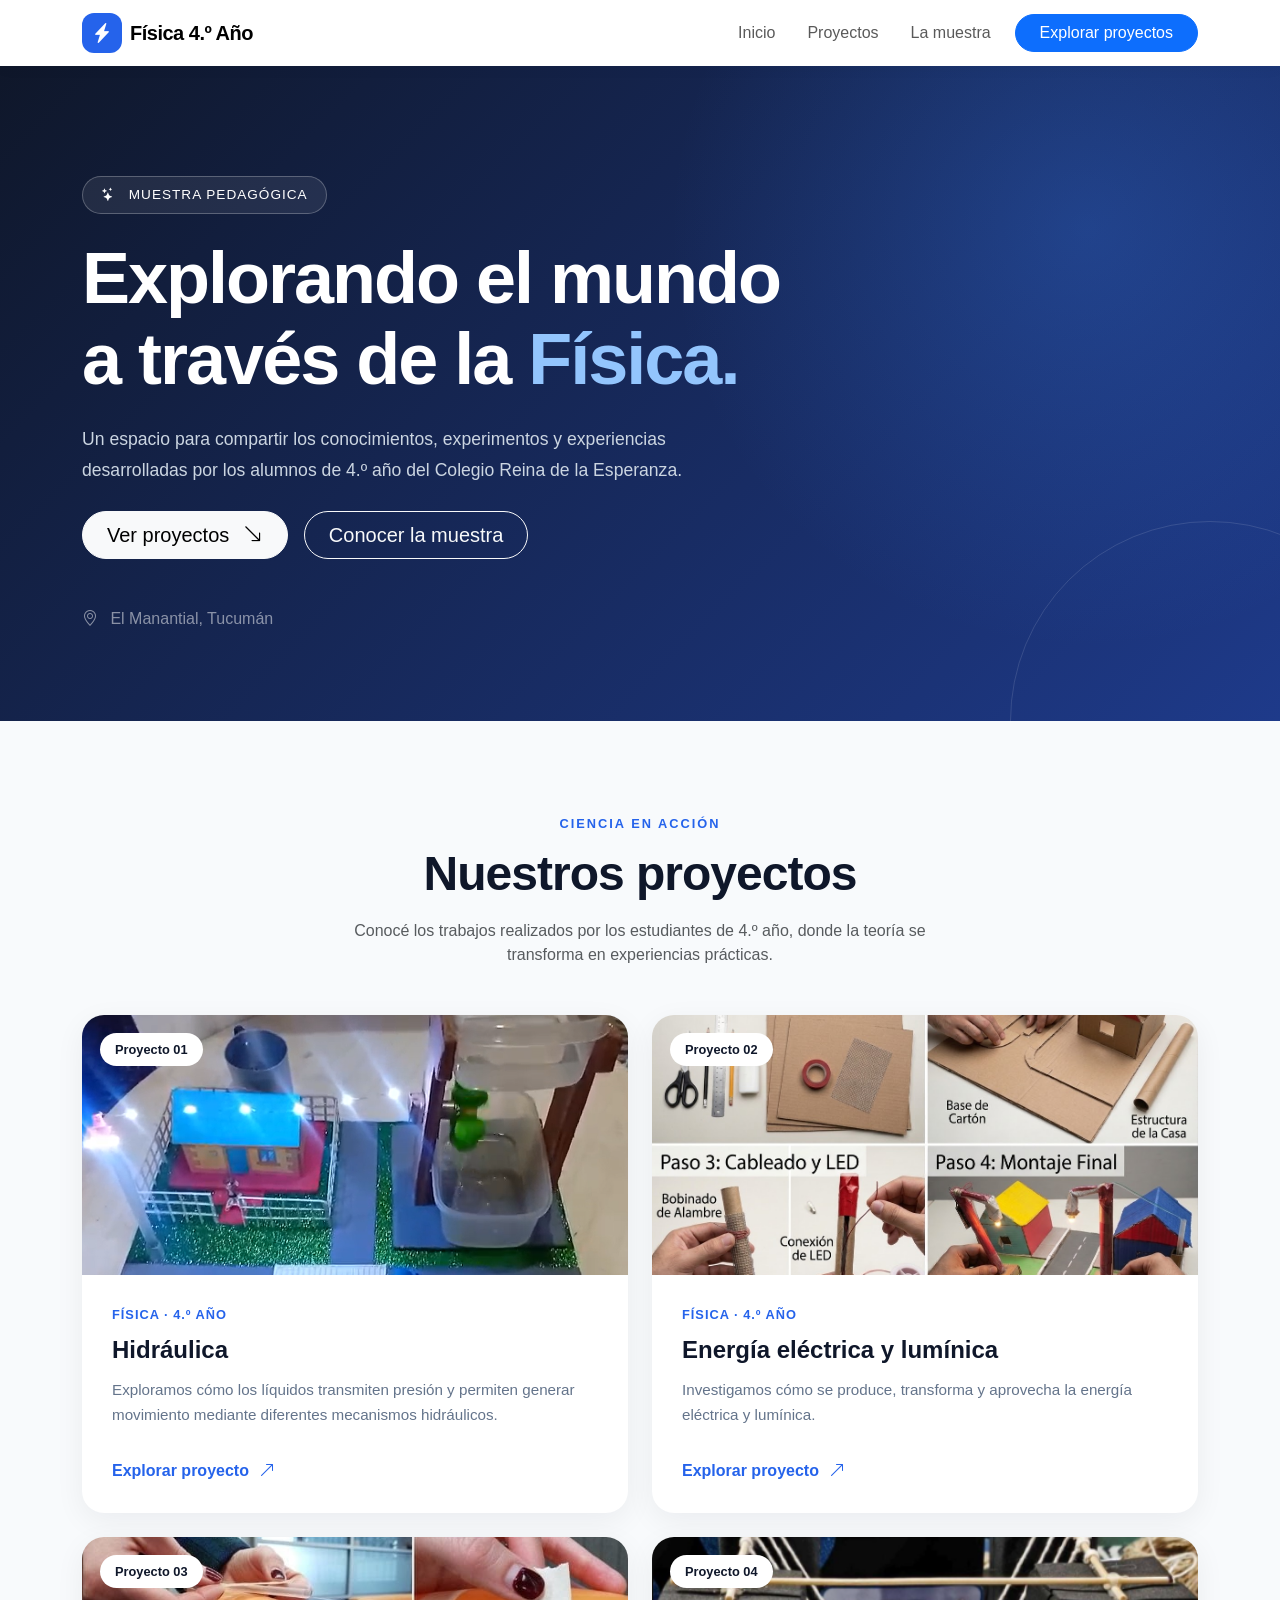
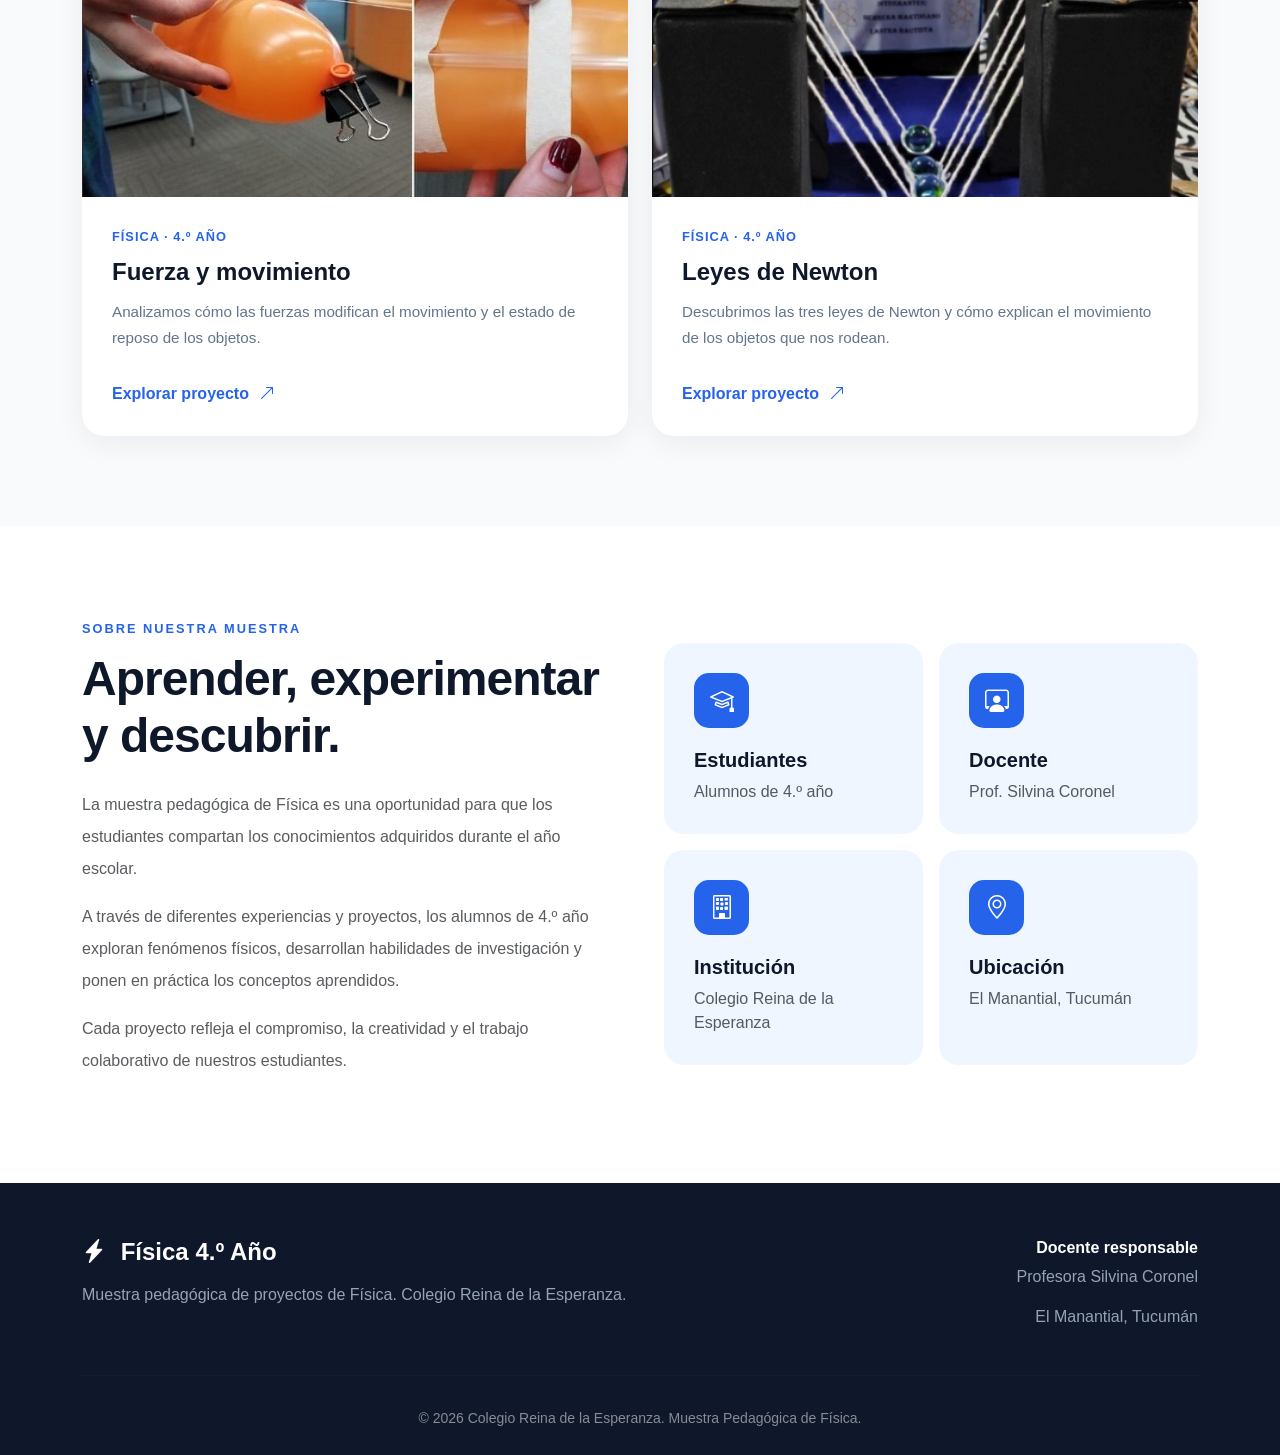
<file: index.html>
<!DOCTYPE html>
<html lang="es">

<head>
    <meta charset="UTF-8">
    <meta name="viewport" content="width=device-width, initial-scale=1.0">

    <title>Muestra Pedagógica | Física - 4.º Año</title>
    <meta name="description"
        content="Muestra pedagógica de Física de los alumnos de 4.º año del Colegio Reina de la Esperanza, El Manantial.">

    <!-- Bootstrap 5 -->
    <link href="https://cdn.jsdelivr.net/npm/bootstrap@5.3.3/dist/css/bootstrap.min.css" rel="stylesheet">

    <!-- Bootstrap Icons -->
    <link href="https://cdn.jsdelivr.net/npm/bootstrap-icons@1.11.3/font/bootstrap-icons.min.css" rel="stylesheet">

    <style>
        :root {
            --primary: #2563eb;
            --dark: #0f172a;
            --muted: #64748b;
            --light: #f8fafc;
        }

        html {
            scroll-behavior: smooth;
        }

        body {
            font-family: 'Segoe UI', Arial, sans-serif;
            color: var(--dark);
            background: var(--light);
        }

        /* Navbar */
        .navbar {
            background: rgba(255, 255, 255, .97);
            backdrop-filter: blur(12px);
            box-shadow: 0 2px 15px rgba(0, 0, 0, .04);
        }

        .navbar-brand {
            font-weight: 800;
            letter-spacing: -.5px;
        }

        .brand-icon {
            display: inline-flex;
            align-items: center;
            justify-content: center;
            width: 40px;
            height: 40px;
            border-radius: 12px;
            background: var(--primary);
            color: white;
            margin-right: 8px;
        }

        /* Hero */
        .hero {
            position: relative;
            min-height: 570px;
            display: flex;
            align-items: center;
            overflow: hidden;
            background:
                radial-gradient(circle at 85% 25%,
                    rgba(59, 130, 246, .25),
                    transparent 35%),
                linear-gradient(135deg, #0f172a, #1e3a8a);
            color: white;
            padding: 110px 0 90px;
        }

        .hero::after {
            content: "";
            position: absolute;
            width: 400px;
            height: 400px;
            border: 1px solid rgba(255, 255, 255, .12);
            border-radius: 50%;
            right: -130px;
            bottom: -200px;
        }

        .hero-content {
            position: relative;
            z-index: 2;
        }

        .hero-label {
            display: inline-block;
            padding: 8px 18px;
            border: 1px solid rgba(255, 255, 255, .25);
            border-radius: 50px;
            background: rgba(255, 255, 255, .08);
            font-size: .85rem;
            letter-spacing: 1px;
            margin-bottom: 24px;
        }

        .hero h1 {
            font-size: clamp(2.5rem, 6vw, 4.5rem);
            font-weight: 800;
            line-height: 1.12;
            letter-spacing: -2px;
        }

        .hero h1 span {
            color: #93c5fd;
        }

        .hero-description {
            color: #cbd5e1;
            max-width: 620px;
            font-size: 1.1rem;
            line-height: 1.8;
        }

        .hero-icon {
            font-size: 12rem;
            color: rgba(255, 255, 255, .12);
        }

        /* Sections */
        .section-padding {
            padding: 90px 0;
        }

        .section-label {
            color: var(--primary);
            text-transform: uppercase;
            letter-spacing: 2px;
            font-size: .8rem;
            font-weight: 800;
        }

        .section-title {
            font-weight: 800;
            letter-spacing: -1px;
            margin-top: 10px;
        }

        /* Project cards */
        .project-card {
            border: none;
            border-radius: 22px;
            overflow: hidden;
            background: white;
            height: 100%;
            transition: transform .3s, box-shadow .3s;
            box-shadow: 0 8px 30px rgba(15, 23, 42, .06);
        }

        .project-card:hover {
            transform: translateY(-7px);
            box-shadow: 0 18px 45px rgba(15, 23, 42, .13);
        }

        .project-image {
            position: relative;
            height: 260px;
            overflow: hidden;
            background: #dbeafe;
        }

        .project-image img {
            width: 100%;
            height: 100%;
            object-fit: cover;
            transition: transform .5s;
        }

        .project-card:hover .project-image img {
            transform: scale(1.06);
        }

        .project-number {
            position: absolute;
            top: 18px;
            left: 18px;
            background: white;
            color: var(--dark);
            border-radius: 50px;
            padding: 7px 15px;
            font-size: .8rem;
            font-weight: 700;
        }

        .project-body {
            padding: 30px;
        }

        .project-category {
            color: var(--primary);
            font-size: .8rem;
            font-weight: 700;
            text-transform: uppercase;
            letter-spacing: 1px;
        }

        .project-title {
            font-size: 1.5rem;
            font-weight: 800;
            margin: 12px 0;
        }

        .project-description {
            color: var(--muted);
            line-height: 1.7;
            font-size: .95rem;
        }

        .project-link {
            display: inline-flex;
            align-items: center;
            gap: 10px;
            color: var(--primary);
            text-decoration: none;
            font-weight: 700;
            margin-top: 15px;
        }

        .project-link:hover {
            gap: 15px;
        }

        /* About */
        .about-section {
            background: white;
        }

        .info-box {
            background: #eff6ff;
            border-radius: 20px;
            padding: 30px;
            height: 100%;
        }

        .info-icon {
            width: 55px;
            height: 55px;
            border-radius: 15px;
            background: var(--primary);
            color: white;
            display: flex;
            align-items: center;
            justify-content: center;
            font-size: 1.5rem;
            margin-bottom: 20px;
        }

        /* Footer */
        footer {
            background: var(--dark);
            color: white;
            padding: 55px 0 25px;
        }

        footer p {
            color: #94a3b8;
        }

        .footer-divider {
            border-color: rgba(255, 255, 255, .1);
            margin: 30px 0;
        }

        /* Responsive */
        @media(max-width: 768px) {
            .hero {
                min-height: auto;
                padding: 100px 0 70px;
            }

            .hero h1 {
                letter-spacing: -1px;
            }

            .section-padding {
                padding: 65px 0;
            }

            .project-image {
                height: 220px;
            }

            .project-body {
                padding: 24px;
            }
        }
    </style>
</head>

<body>

    <!-- NAVBAR -->
    <nav class="navbar navbar-expand-lg sticky-top">
        <div class="container">

            <a class="navbar-brand d-flex align-items-center" href="index.html">
                <span class="brand-icon">
                    <i class="bi bi-lightning-charge-fill"></i>
                </span>
                Física 4.º Año
            </a>

            <button class="navbar-toggler" type="button" data-bs-toggle="collapse" data-bs-target="#navbarMenu"
                aria-controls="navbarMenu" aria-expanded="false" aria-label="Abrir menú">
                <span class="navbar-toggler-icon"></span>
            </button>

            <div class="collapse navbar-collapse" id="navbarMenu">
                <ul class="navbar-nav ms-auto align-items-lg-center gap-lg-3">

                    <li class="nav-item">
                        <a class="nav-link" href="#inicio">Inicio</a>
                    </li>

                    <li class="nav-item">
                        <a class="nav-link" href="#proyectos">Proyectos</a>
                    </li>

                    <li class="nav-item">
                        <a class="nav-link" href="#muestra">La muestra</a>
                    </li>

                    <li class="nav-item">
                        <a class="btn btn-primary rounded-pill px-4" href="#proyectos">
                            Explorar proyectos
                        </a>
                    </li>

                </ul>
            </div>

        </div>
    </nav>

    <!-- HERO -->
    <header class="hero" id="inicio">
        <div class="container">
            <div class="row align-items-center">

                <div class="col-lg-8 hero-content">

                    <div class="hero-label">
                        <i class="bi bi-stars me-2"></i>
                        MUESTRA PEDAGÓGICA
                    </div>

                    <h1>
                        Explorando el mundo
                        a través de la
                        <span>Física.</span>
                    </h1>

                    <p class="hero-description mt-4">
                        Un espacio para compartir los conocimientos,
                        experimentos y experiencias desarrolladas
                        por los alumnos de 4.º año del
                        Colegio Reina de la Esperanza.
                    </p>

                    <div class="d-flex flex-wrap gap-3 mt-4">

                        <a href="#proyectos" class="btn btn-light btn-lg rounded-pill px-4">
                            Ver proyectos
                            <i class="bi bi-arrow-down-right ms-2"></i>
                        </a>

                        <a href="#muestra" class="btn btn-outline-light btn-lg rounded-pill px-4">
                            Conocer la muestra
                        </a>

                    </div>

                    <div class="mt-5 text-white-50">
                        <i class="bi bi-geo-alt me-2"></i>
                        El Manantial, Tucumán
                    </div>

                </div>

                <div class="col-lg-4 text-center d-none d-lg-block">
                    <i class="bi bi-atom hero-icon"></i>
                </div>

            </div>
        </div>
    </header>

    <!-- PROJECTS -->
    <section class="section-padding" id="proyectos">
        <div class="container">

            <div class="text-center mb-5">

                <span class="section-label">
                    Ciencia en acción
                </span>

                <h2 class="section-title display-5">
                    Nuestros proyectos
                </h2>

                <p class="text-muted mx-auto mt-3" style="max-width:650px">
                    Conocé los trabajos realizados por los estudiantes
                    de 4.º año, donde la teoría se transforma
                    en experiencias prácticas.
                </p>

            </div>

            <!-- Cards generated with JavaScript -->
            <div class="row g-4" id="contenedorProyectos"></div>

        </div>
    </section>

    <!-- ABOUT -->
    <section class="section-padding about-section" id="muestra">
        <div class="container">

            <div class="row align-items-center g-5">

                <div class="col-lg-6">

                    <span class="section-label">
                        Sobre nuestra muestra
                    </span>

                    <h2 class="section-title display-5 mb-4">
                        Aprender, experimentar
                        y descubrir.
                    </h2>

                    <p class="text-muted lh-lg">
                        La muestra pedagógica de Física es una oportunidad
                        para que los estudiantes compartan los conocimientos
                        adquiridos durante el año escolar.
                    </p>

                    <p class="text-muted lh-lg">
                        A través de diferentes experiencias y proyectos,
                        los alumnos de 4.º año exploran fenómenos físicos,
                        desarrollan habilidades de investigación
                        y ponen en práctica los conceptos aprendidos.
                    </p>

                    <p class="text-muted lh-lg">
                        Cada proyecto refleja el compromiso, la creatividad
                        y el trabajo colaborativo de nuestros estudiantes.
                    </p>

                </div>

                <div class="col-lg-6">

                    <div class="row g-3">

                        <div class="col-sm-6">
                            <div class="info-box">
                                <div class="info-icon">
                                    <i class="bi bi-mortarboard"></i>
                                </div>

                                <h5 class="fw-bold">Estudiantes</h5>
                                <p class="text-muted mb-0">
                                    Alumnos de 4.º año
                                </p>
                            </div>
                        </div>

                        <div class="col-sm-6">
                            <div class="info-box">
                                <div class="info-icon">
                                    <i class="bi bi-person-workspace"></i>
                                </div>

                                <h5 class="fw-bold">Docente</h5>
                                <p class="text-muted mb-0">
                                    Prof. Silvina Coronel
                                </p>
                            </div>
                        </div>

                        <div class="col-sm-6">
                            <div class="info-box">
                                <div class="info-icon">
                                    <i class="bi bi-building"></i>
                                </div>

                                <h5 class="fw-bold">Institución</h5>
                                <p class="text-muted mb-0">
                                    Colegio Reina de la Esperanza
                                </p>
                            </div>
                        </div>

                        <div class="col-sm-6">
                            <div class="info-box">
                                <div class="info-icon">
                                    <i class="bi bi-geo-alt"></i>
                                </div>

                                <h5 class="fw-bold">Ubicación</h5>
                                <p class="text-muted mb-0">
                                    El Manantial, Tucumán
                                </p>
                            </div>
                        </div>

                    </div>

                </div>

            </div>
        </div>
    </section>

    <!-- FOOTER -->
    <footer>
        <div class="container">

            <div class="row g-4">

                <div class="col-md-7">
                    <h4 class="fw-bold">
                        <i class="bi bi-lightning-charge-fill me-2"></i>
                        Física 4.º Año
                    </h4>

                    <p class="mt-3">
                        Muestra pedagógica de proyectos de Física.
                        Colegio Reina de la Esperanza.
                    </p>
                </div>

                <div class="col-md-5 text-md-end">
                    <h6 class="fw-bold">Docente responsable</h6>
                    <p>Profesora Silvina Coronel</p>
                    <p>El Manantial, Tucumán</p>
                </div>

            </div>

            <hr class="footer-divider">

            <div class="text-center">
                <small class="text-white-50">
                    © 2026 Colegio Reina de la Esperanza.
                    Muestra Pedagógica de Física.
                </small>
            </div>

        </div>
    </footer>

    <!-- Bootstrap JS -->
    <script src="https://cdn.jsdelivr.net/npm/bootstrap@5.3.3/dist/js/bootstrap.bundle.min.js"></script>

    <!-- Array de proyectos -->
    <script src="proyectos.js"></script>

    <!-- Renderizado de tarjetas -->
    <script>
        document.addEventListener("DOMContentLoaded", () => {

            const contenedor = document.getElementById("contenedorProyectos");

            if (!contenedor || typeof proyectos === "undefined") {
                console.error("No se encontró el array de proyectos.");
                return;
            }

            contenedor.innerHTML = proyectos.map((proyecto, index) => {

                return `
          <div class="col-12 col-md-6">

            <article class="project-card d-flex flex-column">

              <div class="project-image">

                <img
                  src="${proyecto.imagen}"
                  alt="${proyecto.titulo}"
                  loading="lazy"
                  onerror="this.src='https://placehold.co/800x500/e2e8f0/475569?text=Proyecto+de+Fisica'"
                >

                <span class="project-number">
                  Proyecto ${String(index + 1).padStart(2, "0")}
                </span>

              </div>

              <div class="project-body d-flex flex-column flex-grow-1">

                <span class="project-category">
                  Física · 4.º Año
                </span>

                <h3 class="project-title">
                  ${proyecto.titulo}
                </h3>

                <p class="project-description">
                  ${proyecto.descripcion}
                </p>

                <div class="mt-auto">
                  <a
                    href="detalle.html?id=${encodeURIComponent(proyecto.id)}"
                    class="project-link"
                  >
                    Explorar proyecto
                    <i class="bi bi-arrow-up-right"></i>
                  </a>
                </div>

              </div>

            </article>

          </div>
        `;

            }).join("");

        });
    </script>

</body>

</html>
</file>
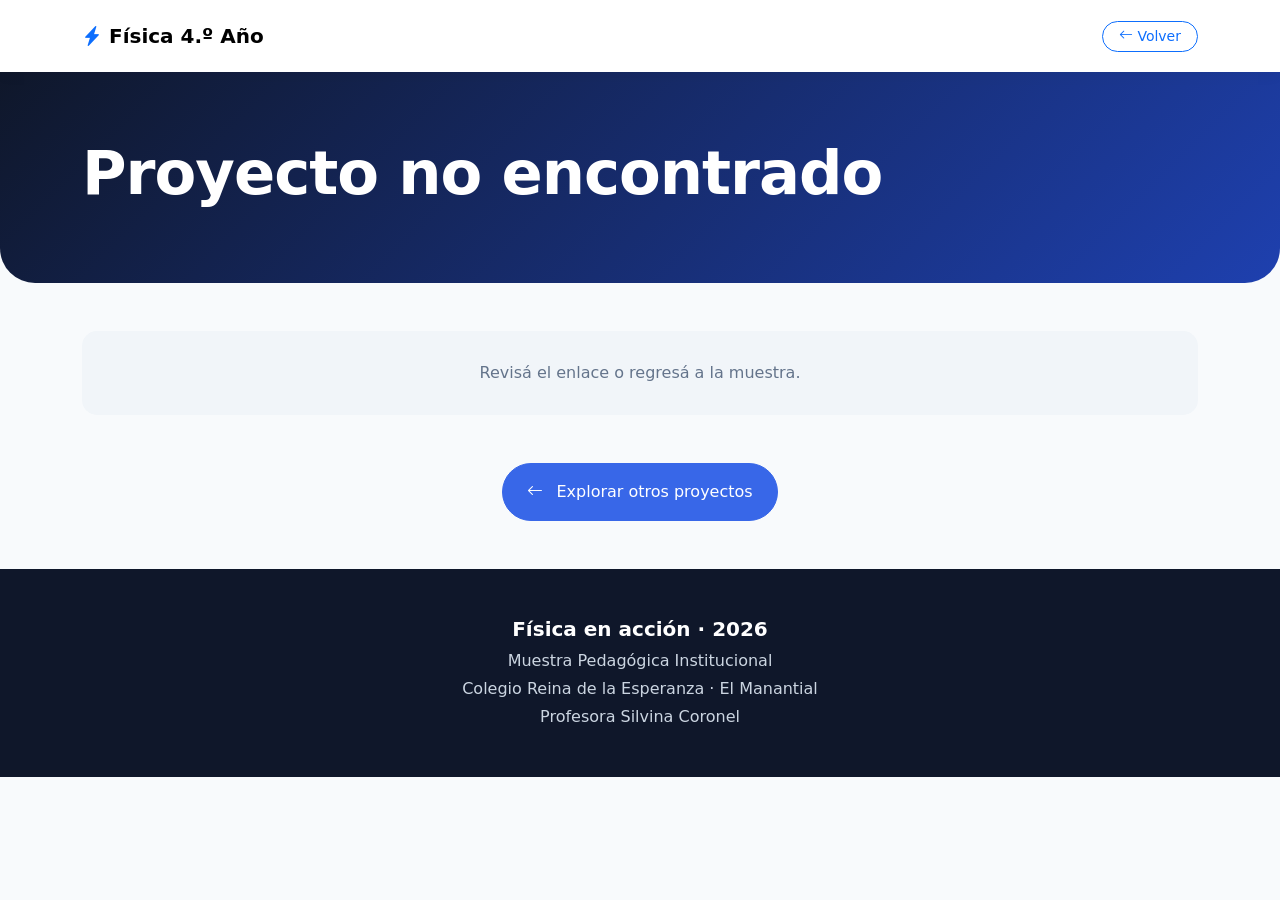
<file: detalle.html>
<!doctype html>
<html lang="es">

<head>
  <meta charset="UTF-8">
  <meta name="viewport" content="width=device-width, initial-scale=1">

  <title>Museo Digital de Física 2026 | Detalle</title>
  <meta name="description" content="Física en acción. Muestra pedagógica de los estudiantes de 4.º año del Colegio Reina de la Esperanza.">

  <link href="https://cdn.jsdelivr.net/npm/bootstrap@5.3.3/dist/css/bootstrap.min.css" rel="stylesheet">
  <link href="https://cdn.jsdelivr.net/npm/bootstrap-icons@1.11.3/font/bootstrap-icons.min.css" rel="stylesheet">
  <link href="estilos.css" rel="stylesheet">

  <style>
    :root {
      --azul: #2563eb;
      --oscuro: #0f172a;
      --gris: #64748b;
      --fondo: #f8fafc;
    }

    body {
      background: var(--fondo);
      color: var(--oscuro);
    }

    .navbar {
      background: white;
      box-shadow: 0 2px 15px rgba(0,0,0,.05);
    }

    .detalle-hero {
      background: linear-gradient(135deg,#0f172a,#1e40af);
      color: white;
      padding: 65px 0;
      border-radius: 0 0 35px 35px;
    }

    .detalle-hero h1 {
      font-size: clamp(2.2rem,5vw,3.8rem);
      font-weight: 800;
      letter-spacing: -1px;
    }

    .etiqueta {
      display: inline-block;
      font-size: .8rem;
      font-weight: 700;
      text-transform: uppercase;
      letter-spacing: 1.5px;
      color: var(--azul);
      margin-bottom: 12px;
    }

    .detalle-hero .etiqueta {
      color: #bfdbfe;
    }

    .portada-proyecto {
      width: 100%;
      max-height: 460px;
      object-fit: cover;
      border-radius: 24px;
      box-shadow: 0 15px 35px rgba(0,0,0,.1);
    }

    .bloque {
      background: white;
      padding: 35px;
      border-radius: 22px;
      margin-bottom: 25px;
      box-shadow: 0 6px 25px rgba(15,23,42,.04);
    }

    .bloque h2 {
      font-weight: 800;
      font-size: 1.65rem;
      margin-bottom: 20px;
    }

    .bloque h3 {
      font-weight: 700;
      font-size: 1.15rem;
      margin-top: 25px;
    }

    .bloque p, .bloque li {
      color: #475569;
      line-height: 1.9;
    }

    .bloque li {
      margin-bottom: 7px;
    }

    .integrante {
      background: #eff6ff;
      border-radius: 14px;
      padding: 15px;
      display: flex;
      align-items: center;
      gap: 12px;
      height: 100%;
      font-weight: 600;
    }

    .integrante i {
      color: var(--azul);
      font-size: 1.4rem;
    }

    .concepto {
      background: #eff6ff;
      border-left: 4px solid var(--azul);
      padding: 13px 18px;
      border-radius: 8px;
      height: 100%;
      font-weight: 500;
    }

    .formula {
      background: #eff6ff;
      border-radius: 16px;
      padding: 25px;
      text-align: center;
      color: #1e40af;
      font-size: 1.6rem;
      font-weight: 800;
      margin: 25px 0;
    }

    .gallery-img {
      width: 100%;
      height: 230px;
      object-fit: cover;
      border-radius: 15px;
      cursor: pointer;
      transition: transform .3s;
    }

    .gallery-img:hover {
      transform: scale(1.03);
    }

    .video-box {
      position: relative;
      width: 100%;
      aspect-ratio: 16/9;
      background: #0f172a;
      border-radius: 16px;
      overflow: hidden;
    }

    .video-box iframe,
    .video-box video {
      width: 100%;
      height: 100%;
      border: 0;
    }

    .archivo-card {
      border: 1px solid #e2e8f0;
      border-radius: 18px;
      padding: 24px;
      background: #fff;
    }

    .archivo-icono {
      font-size: 2.7rem;
      color: #dc2626;
    }

    .conclusion {
      background: #eff6ff;
      border-left: 5px solid var(--azul);
      padding: 25px;
      border-radius: 15px;
      color: #1e3a8a;
      line-height: 1.9;
    }

    .vacio {
      padding: 30px;
      background: #f1f5f9;
      border-radius: 15px;
      color: var(--gris);
      text-align: center;
    }

    .modal-image {
      max-width: 100%;
      max-height: 80vh;
      object-fit: contain;
    }

    footer {
      background: var(--oscuro);
      color: #cbd5e1;
    }

    @media(max-width:768px) {
      .bloque {
        padding: 23px;
      }

      .detalle-hero {
        padding: 45px 0;
      }

      .gallery-img {
        height: 190px;
      }
    }
  </style>
</head>

<body>

  <!-- NAVEGACIÓN -->
  <nav class="navbar sticky-top">
    <div class="container py-2">

      <a href="index.html" class="navbar-brand fw-bold">
        <i class="bi bi-lightning-charge-fill text-primary"></i>
        Física 4.º Año
      </a>

      <a href="index.html#proyectos"
         class="btn btn-outline-primary btn-sm rounded-pill px-3">
        <i class="bi bi-arrow-left"></i>
        Volver
      </a>

    </div>
  </nav>

  <!-- ENCABEZADO -->
  <header class="detalle-hero">
    <div class="container" id="encabezado"></div>
  </header>

  <!-- CONTENIDO -->
  <main class="container py-5">

    <div id="contenidoProyecto"></div>

    <div class="text-center mt-5">
      <a href="index.html#proyectos"
         class="btn btn-primary rounded-pill px-4 py-3">
        <i class="bi bi-arrow-left me-2"></i>
        Explorar otros proyectos
      </a>
    </div>

  </main>

  <!-- PIE DE PÁGINA -->
  <footer class="py-5">
    <div class="container text-center">

      <h5 class="fw-bold text-white">
        Física en acción · 2026
      </h5>

      <p class="mb-1">
        Muestra Pedagógica Institucional
      </p>

      <p class="mb-1">
        Colegio Reina de la Esperanza · El Manantial
      </p>

      <p class="mb-0">
        Profesora Silvina Coronel
      </p>

    </div>
  </footer>

  <!-- VISOR DE FOTOGRAFÍAS -->
  <div class="modal fade" id="visor" tabindex="-1">
    <div class="modal-dialog modal-xl modal-dialog-centered">
      <div class="modal-content bg-dark">

        <div class="modal-header border-0">
          <button type="button"
                  class="btn-close btn-close-white"
                  data-bs-dismiss="modal"
                  aria-label="Cerrar">
          </button>
        </div>

        <div class="modal-body text-center">
          <img id="imagen-ampliada"
               class="modal-image"
               alt="Fotografía del proyecto">
        </div>

      </div>
    </div>
  </div>

  <script src="https://cdn.jsdelivr.net/npm/bootstrap@5.3.3/dist/js/bootstrap.bundle.min.js"></script>
  <script src="proyectos.js"></script>

  <script>
    // =========================================
    // CONTENIDO EDUCATIVO
    // Preparado para los cuatro proyectos
    // =========================================

    const contenidos = {

      "hidraulica": {
        area: "Energía y sus transformaciones",

        introduccion: [
          "La energía hidráulica es la energía que posee el agua debido a su movimiento o a su altura. Es aprovechada por el ser humano para producir energía eléctrica mediante centrales hidroeléctricas.",
          "Este tipo de aprovechamiento energético demuestra cómo una fuente natural puede transformarse en energía útil para nuestras actividades cotidianas."
        ],

        conceptos: [
          "Energía potencial gravitatoria",
          "Energía cinética",
          "Transformación y conservación de la energía",
          "Movimiento del agua",
          "Transformación de energía mecánica en eléctrica"
        ],

        explicacion: [
          "Cuando el agua se encuentra almacenada a cierta altura, posee energía potencial gravitatoria.",
          "Al descender, esa energía se transforma en energía cinética, porque el agua adquiere movimiento.",
          "El movimiento del agua puede hacer girar una turbina conectada a un generador eléctrico. El generador transforma la energía mecánica de rotación en energía eléctrica."
        ],

        formula: "Energía potencial → Cinética → Mecánica → Eléctrica",

        aplicaciones: [
          "Centrales hidroeléctricas",
          "Represas",
          "Sistemas de aprovechamiento de corrientes de agua",
          "Producción de electricidad para hogares e industrias"
        ],

        demuestra: "Que la energía puede transformarse de una forma a otra y que el movimiento del agua puede aprovecharse para realizar trabajo y producir electricidad.",

        conclusion: "A través de este proyecto comprendimos que el agua puede ser utilizada como fuente de energía renovable. También reconocimos la importancia de las transformaciones energéticas y su aplicación en la producción de electricidad."
      },

      "leyes-newton": {
        area: "Fuerzas y movimiento",

        introduccion: [
          "Las leyes de Newton son tres principios fundamentales de la Física clásica que permiten explicar cómo las fuerzas afectan el movimiento de los cuerpos.",
          "Fueron formuladas por Isaac Newton y constituyen una base fundamental para comprender fenómenos cotidianos, desde el desplazamiento de un automóvil hasta el movimiento de un cohete."
        ],

        conceptos: [
          "Fuerza",
          "Inercia",
          "Masa",
          "Aceleración",
          "Acción y reacción",
          "Interacción entre cuerpos"
        ],

        explicacion: [
          "Primera ley: Ley de inercia. Un cuerpo permanece en reposo o en movimiento rectilíneo uniforme mientras la fuerza resultante sobre él sea cero. Por ejemplo, cuando un colectivo frena bruscamente, los pasajeros tienden a desplazarse hacia adelante.",
          "Segunda ley: Ley fundamental de la dinámica. La aceleración de un cuerpo depende de la fuerza resultante aplicada y de su masa. Si aplicamos una misma fuerza a dos objetos de distinta masa, el de menor masa tendrá mayor aceleración.",
          "Tercera ley: Acción y reacción. Cuando un cuerpo ejerce una fuerza sobre otro, este ejerce simultáneamente una fuerza de igual intensidad y dirección, pero de sentido contrario. Por ejemplo, un globo se desplaza cuando el aire sale en sentido contrario."
        ],

        formula: "F = m × a",

        aplicaciones: [
          "Automóviles y medios de transporte",
          "Deportes",
          "Cohetes y propulsión",
          "Caída y desplazamiento de objetos",
          "Actividades cotidianas"
        ],

        demuestra: "Que las fuerzas son responsables de modificar el estado de movimiento de los cuerpos y que las leyes de Newton permiten explicar y predecir estos comportamientos.",

        conclusion: "Aprendimos que el movimiento de los cuerpos está relacionado con las fuerzas que actúan sobre ellos. Mediante las tres leyes de Newton podemos explicar diferentes situaciones de la vida cotidiana y comprender cómo interactúan los objetos."
      },

      "fuerza-movimiento": {
        area: "Mecánica clásica",

        introduccion: [
          "El movimiento es un fenómeno físico que ocurre cuando un cuerpo cambia su posición respecto de un sistema de referencia a medida que transcurre el tiempo.",
          "Las fuerzas pueden modificar el movimiento de los cuerpos, provocando cambios en su velocidad, dirección o estado de reposo."
        ],

        conceptos: [
          "Movimiento y reposo",
          "Sistema de referencia",
          "Trayectoria",
          "Distancia y desplazamiento",
          "Velocidad",
          "Aceleración",
          "Fuerza aplicada",
          "Rozamiento"
        ],

        explicacion: [
          "Cuando aplicamos una fuerza sobre un objeto, podemos modificar su estado de movimiento.",
          "Si empujamos una pelota en reposo, podemos ponerla en movimiento. Si empujamos un carrito, podemos aumentar su velocidad. Si aplicamos una fuerza en sentido contrario, podemos disminuirla.",
          "El rozamiento es una fuerza que aparece cuando dos superficies están en contacto y se opone al movimiento relativo o a su tendencia. Por ejemplo, una pelota que rueda por el suelo termina deteniéndose debido, entre otros factores, al rozamiento."
        ],

        formula: "F = m × a",

        aplicaciones: [
          "Bicicletas",
          "Automóviles",
          "Pelotas en movimiento",
          "Ascensores",
          "Juegos mecánicos",
          "Máquinas y herramientas"
        ],

        demuestra: "Que el movimiento puede estudiarse y explicarse mediante magnitudes físicas y que las fuerzas intervienen en los cambios que experimentan los cuerpos.",

        conclusion: "Mediante este proyecto comprendimos que el movimiento no depende solamente de que un objeto se desplace, sino también de las fuerzas que actúan sobre él. Aprendimos a relacionar fuerza, masa, velocidad y aceleración con situaciones cotidianas."
      },

      "energia-electrica-luminica": {
        area: "Electricidad y energía",

        introduccion: [
          "La energía eléctrica es una forma de energía asociada a la presencia y al movimiento de cargas eléctricas.",
          "La energía lumínica o luminosa es la energía que transporta la luz, una forma de radiación electromagnética que nos permite observar los objetos.",
          "Mediante diferentes dispositivos, la energía eléctrica puede transformarse en energía luminosa."
        ],

        conceptos: [
          "Energía eléctrica",
          "Corriente eléctrica",
          "Circuitos eléctricos",
          "Conductores y aislantes",
          "Fuentes de energía",
          "Transformación de energía",
          "Luz y radiación electromagnética"
        ],

        explicacion: [
          "Un circuito eléctrico es un camino cerrado por el cual pueden circular cargas eléctricas.",
          "Para construir un circuito básico podemos utilizar una pila o batería, cables conductores, una lámpara o LED y un interruptor.",
          "Cuando el circuito está cerrado, la corriente eléctrica puede circular y alimentar el dispositivo luminoso.",
          "En el caso de un LED, la energía eléctrica se transforma principalmente en energía luminosa, aunque también se disipa una cantidad de energía térmica."
        ],

        formula: "Energía química → Eléctrica → Lumínica + Térmica",

        aplicaciones: [
          "Lámparas LED",
          "Linternas",
          "Semáforos",
          "Pantallas",
          "Alumbrado público",
          "Señalización luminosa"
        ],

        demuestra: "Que la energía eléctrica puede transformarse en otras formas de energía y que los circuitos eléctricos permiten controlar el funcionamiento de diferentes dispositivos.",

        conclusion: "A través de esta experiencia comprendimos cómo funciona un circuito eléctrico y cómo la energía eléctrica puede transformarse en energía luminosa. También reconocimos la importancia de la electricidad en nuestra vida cotidiana y la necesidad de utilizarla de manera responsable."
      }
    };


    // =========================================
    // FUNCIONES AUXILIARES
    // =========================================

    const parametros = new URLSearchParams(location.search);
    const id = parametros.get("id");

    const proyecto = typeof proyectos !== "undefined"
      ? proyectos.find(p => p.id === id)
      : null;

    const contenido = contenidos[id];

    const encabezado = document.getElementById("encabezado");
    const raiz = document.getElementById("contenidoProyecto");

    // Escapar texto al insertarlo en HTML
    function escapar(valor) {
      return String(valor ?? "").replace(/[&<>"']/g, c => ({
        "&": "&amp;",
        "<": "&lt;",
        ">": "&gt;",
        '"': "&quot;",
        "'": "&#39;"
      })[c]);
    }

    function parrafos(lista) {
      return (lista || [])
        .map(texto => `<p>${escapar(texto)}</p>`)
        .join("");
    }

    function listaHTML(lista) {
      return (lista || [])
        .map(texto => `<li>${escapar(texto)}</li>`)
        .join("");
    }

    function videoEmbed(url) {
      try {
        const u = new URL(url, location.href);
        const host = u.hostname.toLowerCase();
        let codigo = null;

        if (host === "youtu.be") {
          codigo = u.pathname.split("/")[1];
        } else if ([
          "youtube.com",
          "www.youtube.com",
          "m.youtube.com",
          "youtube-nocookie.com",
          "www.youtube-nocookie.com"
        ].includes(host)) {
          codigo = u.searchParams.get("v");

          if (!codigo &&
              (u.pathname.startsWith("/shorts/") ||
               u.pathname.startsWith("/embed/"))) {
            codigo = u.pathname.split("/")[2];
          }
        }

        if (codigo && /^[a-zA-Z0-9_-]{11}$/.test(codigo)) {
          return `https://www.youtube-nocookie.com/embed/${codigo}`;
        }
      } catch (error) {
        console.error(error);
      }

      return null;
    }


    // =========================================
    // MOSTRAR PROYECTO
    // =========================================

    if (!proyecto) {

      encabezado.innerHTML = `
        <h1>Proyecto no encontrado</h1>
      `;

      raiz.innerHTML = `
        <div class="vacio">
          Revisá el enlace o regresá a la muestra.
        </div>
      `;

    } else {

      document.title =
        `${proyecto.titulo} | Museo Digital de Física 2026`;

      const datos = contenido || {
        area: "Física",
        introduccion: [proyecto.descripcion],
        conceptos: [],
        explicacion: [proyecto.desarrollo],
        formula: "",
        aplicaciones: [],
        demuestra: "",
        conclusion: ""
      };

      // =====================================
      // ENCABEZADO
      // =====================================

      encabezado.innerHTML = `
        <span class="etiqueta">
          Física en acción · Muestra Pedagógica 2026
        </span>

        <h1>${escapar(proyecto.titulo)}</h1>

        <p class="lead mt-3 mb-4">
          ${escapar(proyecto.subtitulo)}
        </p>

        <div class="d-flex flex-wrap gap-3">
          <span>
            <i class="bi bi-mortarboard me-2"></i>
            4.º año
          </span>

          <span>
            <i class="bi bi-person-workspace me-2"></i>
            Profesora Silvina Coronel
          </span>

          <span>
            <i class="bi bi-building me-2"></i>
            Colegio Reina de la Esperanza
          </span>
        </div>
      `;


      // =====================================
      // INTEGRANTES
      // =====================================

      const integrantes = proyecto.integrantes || [];

      const seccionIntegrantes = integrantes.length ? `
        <section class="bloque">

          <span class="etiqueta">Nuestro equipo</span>

          <h2>Integrantes del proyecto</h2>

          <div class="row g-3">
            ${integrantes.map(nombre => `
              <div class="col-12 col-md-6 col-lg-4">
                <div class="integrante">
                  <i class="bi bi-person-circle"></i>
                  <span>${escapar(nombre)}</span>
                </div>
              </div>
            `).join("")}
          </div>

        </section>
      ` : "";


      // =====================================
      // CONCEPTOS
      // =====================================

      const seccionConceptos = datos.conceptos.length ? `
        <section class="bloque">

          <span class="etiqueta">Aprendizajes</span>

          <h2>¿Qué conceptos físicos aprendimos?</h2>

          <div class="row g-3">
            ${datos.conceptos.map(concepto => `
              <div class="col-md-6">
                <div class="concepto">
                  <i class="bi bi-check-circle-fill text-primary me-2"></i>
                  ${escapar(concepto)}
                </div>
              </div>
            `).join("")}
          </div>

        </section>
      ` : "";


      // =====================================
      // EXPLICACIÓN
      // =====================================

      const seccionExplicacion = `
        <section class="bloque">

          <span class="etiqueta">Explicación científica</span>

          <h2>¿Cómo funciona?</h2>

          ${parrafos(datos.explicacion)}

          ${datos.formula ? `
            <div class="formula">
              ${escapar(datos.formula)}
            </div>
          ` : ""}

        </section>
      `;


      // =====================================
      // APLICACIONES
      // =====================================

      const seccionAplicaciones = datos.aplicaciones.length ? `
        <section class="bloque">

          <span class="etiqueta">La física cotidiana</span>

          <h2>¿Dónde encontramos estas aplicaciones?</h2>

          <ul>
            ${listaHTML(datos.aplicaciones)}
          </ul>

        </section>
      ` : "";


      // =====================================
      // FOTOGRAFÍAS
      // =====================================

      const galeria = proyecto.galeria || [];

      const seccionFotos = `
        <section class="bloque">

          <span class="etiqueta">Registro de nuestro proyecto</span>

          <h2>Galería de fotografías</h2>

          <div class="row g-3">

            ${galeria.length ? galeria.map((src, i) => `
              <div class="col-12 col-sm-6 col-lg-4">

                <img
                  src="${escapar(src)}"
                  alt="Fotografía ${i + 1} del proyecto"
                  class="gallery-img"
                  loading="lazy"
                  data-foto="${i}">

              </div>
            `).join("") : `
              <div class="col-12">
                <div class="vacio">
                  Próximamente: fotografías del proyecto.
                </div>
              </div>
            `}

          </div>

        </section>
      `;


      // =====================================
      // VIDEOS
      // =====================================

      const videos = proyecto.videos || [];

      const seccionVideos = `
        <section class="bloque">

          <span class="etiqueta">Experiencias en acción</span>

          <h2>Video de la experiencia</h2>

          <div class="row g-4">

            ${videos.length ? videos.map(url => {
              const embed = videoEmbed(url);

              return `
                <div class="col-lg-6">

                  <div class="video-box">

                    ${embed ? `
                      <iframe
                        src="${escapar(embed)}"
                        title="Video del proyecto"
                        loading="lazy"
                        allowfullscreen>
                      </iframe>
                    ` : `
                      <video
                        src="${escapar(url)}"
                        controls
                        preload="metadata">
                      </video>
                    `}

                  </div>

                </div>
              `;
            }).join("") : `
              <div class="col-12">
                <div class="vacio">
                  Próximamente: video demostrativo.
                </div>
              </div>
            `}

          </div>

        </section>
      `;


      // =====================================
      // ARCHIVOS PDF
      // =====================================

      const archivos = proyecto.archivos || [];

      const seccionArchivos = `
        <section class="bloque">

          <span class="etiqueta">Material complementario</span>

          <h2>Trabajo escrito en PDF</h2>

          <p>
            Consultá el trabajo expositivo preparado
            por los estudiantes.
          </p>

          <div class="row g-3">

            ${archivos.length ? archivos.map(archivo => `
              <div class="col-lg-6">

                <div class="archivo-card h-100">

                  <div class="d-flex align-items-center gap-3 mb-4">

                    <i class="bi bi-file-earmark-pdf-fill archivo-icono"></i>

                    <div>
                      <h5 class="fw-bold mb-1">
                        ${escapar(archivo.nombre)}
                      </h5>

                      <small class="text-muted">
                        Documento PDF
                      </small>
                    </div>

                  </div>

                  <div class="d-flex flex-wrap gap-2">

                    <a
                      href="${escapar(archivo.ruta)}"
                      target="_blank"
                      rel="noopener noreferrer"
                      class="btn btn-outline-primary rounded-pill px-4">

                      <i class="bi bi-eye me-2"></i>
                      Ver PDF

                    </a>

                    <a
                      href="${escapar(archivo.ruta)}"
                      download
                      class="btn btn-primary rounded-pill px-4">

                      <i class="bi bi-download me-2"></i>
                      Descargar

                    </a>

                  </div>

                </div>

              </div>
            `).join("") : `
              <div class="col-12">
                <div class="vacio">
                  Próximamente: trabajo escrito en PDF.
                </div>
              </div>
            `}

          </div>

        </section>
      `;


      // =====================================
      // CONCLUSIÓN
      // =====================================

      const seccionConclusion = datos.conclusion ? `
        <section class="bloque">

          <span class="etiqueta">Reflexión final</span>

          <h2>Nuestra conclusión</h2>

          <div class="conclusion">
            <i class="bi bi-lightbulb-fill me-2"></i>
            ${escapar(datos.conclusion)}
          </div>

        </section>
      ` : "";


      // =====================================
      // RENDERIZADO COMPLETO
      // =====================================

      raiz.innerHTML = `

        <div class="mb-5">
          <img
            src="${escapar(proyecto.imagen)}"
            alt="${escapar(proyecto.titulo)}"
            class="portada-proyecto">
        </div>

        ${seccionIntegrantes}

        <section class="bloque">

          <span class="etiqueta">
            ${escapar(datos.area)}
          </span>

          <h2>¿De qué trata este proyecto?</h2>

          ${parrafos(datos.introduccion)}

        </section>

        ${seccionConceptos}

        ${seccionExplicacion}

        ${seccionAplicaciones}

        ${datos.demuestra ? `
          <section class="bloque">

            <span class="etiqueta">
              Lo que descubrimos
            </span>

            <h2>¿Qué nos demuestra este experimento?</h2>

            <p>${escapar(datos.demuestra)}</p>

          </section>
        ` : ""}

        ${seccionFotos}

        ${seccionVideos}

        ${seccionArchivos}

        ${seccionConclusion}

      `;


      // =====================================
      // VISOR DE FOTOGRAFÍAS
      // =====================================

      document.querySelectorAll("[data-foto]")
        .forEach(img => {

          img.addEventListener("click", () => {

            const indice = Number(img.dataset.foto);

            document.getElementById("imagen-ampliada").src =
              galeria[indice];

            bootstrap.Modal.getOrCreateInstance(
              document.getElementById("visor")
            ).show();

          });

        });

    }
  </script>

</body>
</html>
</file>
<file: estilos.css>
:root{--navy:#101e38;--blue:#3867e8;--muted:#65728b;--paper:#f5f7fc}body{font-family:Inter,system-ui,-apple-system,'Segoe UI',sans-serif;color:var(--navy);background:var(--paper)}.navbar{background:#fff;box-shadow:0 4px 30px #1220440c}.brand-mark{display:inline-grid;place-items:center;width:39px;height:39px;border-radius:12px;background:var(--blue);color:white;font-weight:800}.hero{background:radial-gradient(circle at 85% 25%,#4b71bd 0,transparent 30%),linear-gradient(125deg,#0b1832,#1b3768);color:white;padding:105px 0 100px;position:relative;overflow:hidden}.hero:after{content:'';position:absolute;width:340px;height:340px;border:1px solid #ffffff22;border-radius:50%;right:-80px;bottom:-170px}.eyebrow{font-size:.77rem;font-weight:800;letter-spacing:.16em;text-transform:uppercase;color:#92b8ff}.hero h1{font-weight:850;letter-spacing:-.05em;font-size:clamp(2.8rem,6vw,5.4rem);line-height:1.05}.hero p{color:#d4dff1;max-width:630px}.btn-primary{background:var(--blue);border-color:var(--blue)}.btn-primary:hover{background:#2856d5;border-color:#2856d5}.section-label{color:var(--blue);font-size:.8rem;text-transform:uppercase;letter-spacing:.14em;font-weight:800}.section-heading{font-weight:800;letter-spacing:-.04em}.project-card{border:0;border-radius:20px;overflow:hidden;box-shadow:0 10px 36px #172a4c10;transition:transform .25s,box-shadow .25s;height:100%;background:#fff}.project-card:hover{transform:translateY(-6px);box-shadow:0 18px 45px #172a4c25}.project-card img{width:100%;height:230px;object-fit:cover}.project-card .card-body{padding:27px}.project-card h3{font-size:1.35rem;font-weight:800}.muted{color:var(--muted)}.tag{background:#eaf0ff;color:#3159bd;padding:7px 12px;border-radius:100px;font-size:.75rem;font-weight:700}.feature{background:#fff;border-radius:20px;padding:28px;height:100%;border:1px solid #e8ecf5}.feature-icon{font-size:1.6rem}.detail-cover{width:100%;height:clamp(270px,38vw,490px);object-fit:cover;border-radius:24px}.gallery-img{width:100%;height:215px;object-fit:cover;border-radius:16px;cursor:pointer}.video-box{border-radius:16px;overflow:hidden;background:#0c1932}.video-box iframe,.video-box video{width:100%;aspect-ratio:16/9;border:0;display:block}.footer{background:#0c1830;color:#bdcbe3}.footer strong{color:white}.back-link{text-decoration:none;font-weight:700}.empty-media{border:1px dashed #b5c3df;border-radius:16px;padding:32px;color:var(--muted);background:#fff}.modal-image{max-height:85vh;max-width:100%;object-fit:contain}.detail-title{font-weight:850;letter-spacing:-.045em;font-size:clamp(2.5rem,5vw,4.2rem)}
</file>
